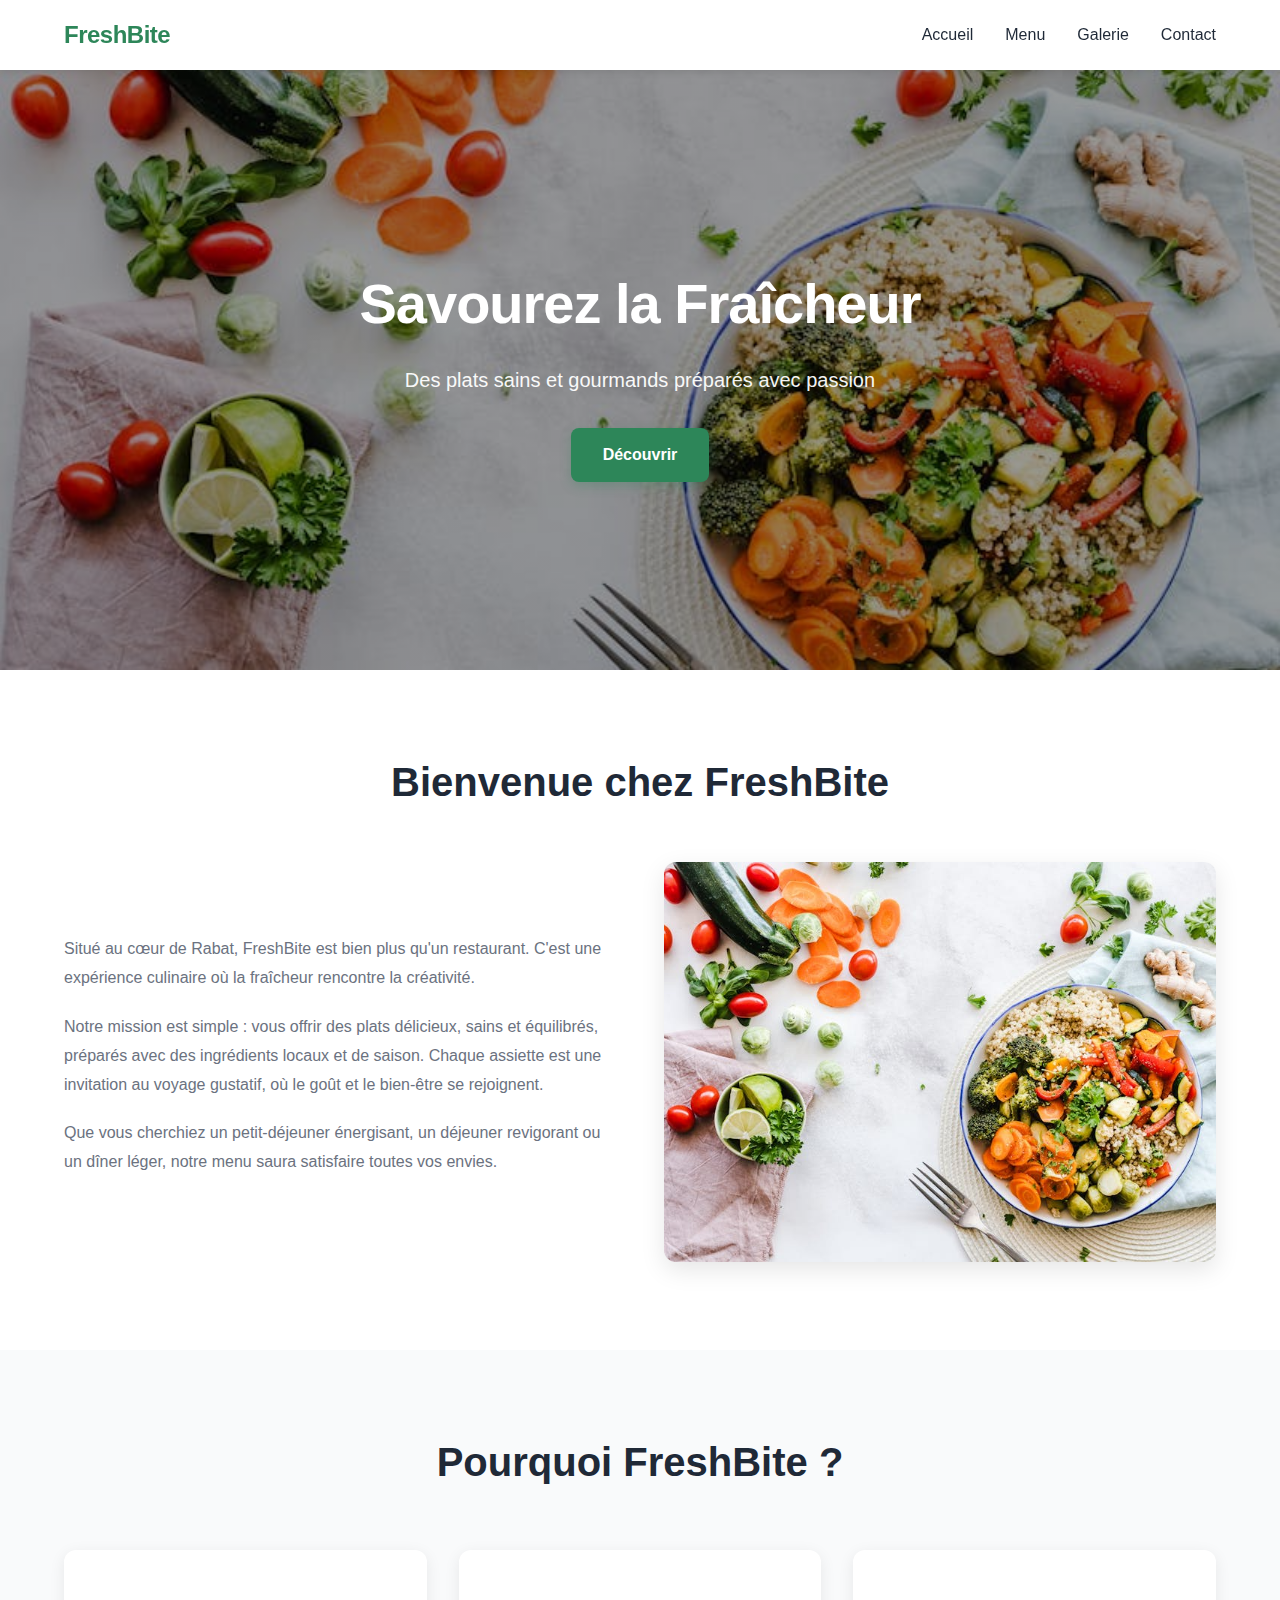
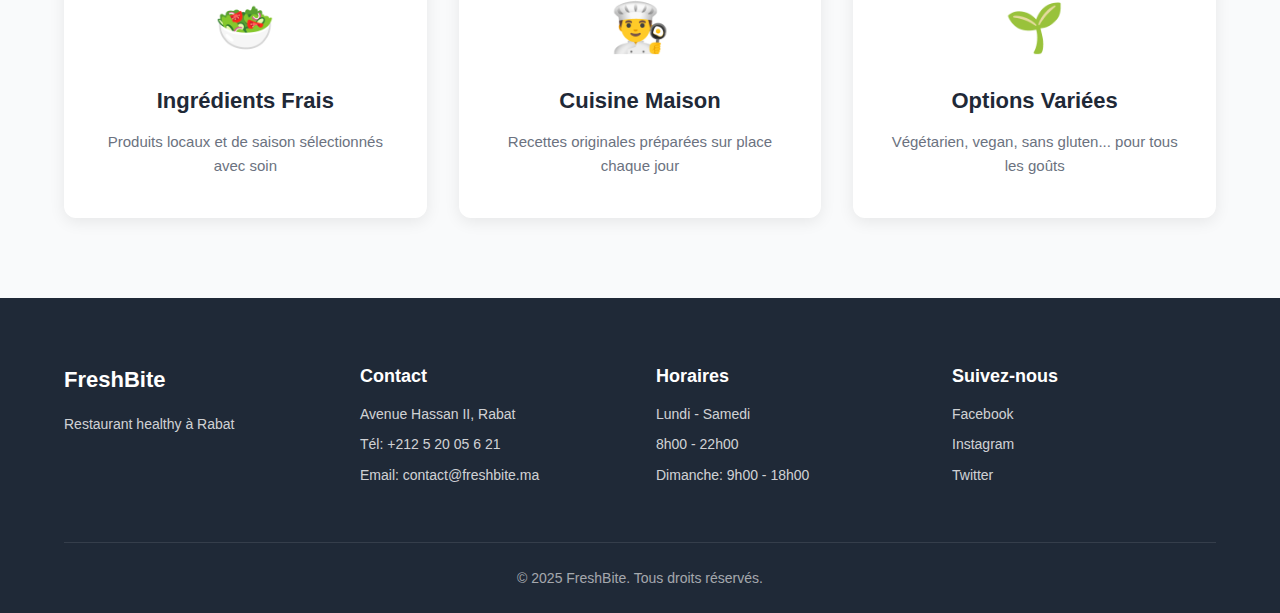
<file: index.html>
<!doctype html>
<html lang="fr">
  <head>
    <meta charset="UTF-8" />
    <link rel="icon" type="image/svg+xml" href="/vite.svg" />
    <meta name="viewport" content="width=device-width, initial-scale=1.0" />
    <title>FreshBite - Restaurant Healthy à Rabat</title>
    <link rel="stylesheet" href="./style.css">
  </head>
  <body>
    <nav class="navbar">
      <div class="nav-container">
        <a href="/" class="logo">FreshBite</a>
        <button class="menu-toggle" aria-label="Toggle menu">
          <span></span>
          <span></span>
          <span></span>
        </button>
        <ul class="nav-menu">
          <li><a href="/">Accueil</a></li>
          <li><a href="/menu.html">Menu</a></li>
          <li><a href="/gallery.html">Galerie</a></li>
          <li><a href="/contact.html">Contact</a></li>
        </ul>
      </div>
    </nav>

    <main>
      <section class="hero">
        <div class="hero-content">
          <h1>Savourez la Fraîcheur</h1>
          <p class="hero-subtitle">Des plats sains et gourmands préparés avec passion</p>
          <a href="#about" class="cta-button">Découvrir</a>
        </div>
      </section>

      <section id="about" class="about">
        <div class="container">
          <h2>Bienvenue chez FreshBite</h2>
          <div class="about-content">
            <div class="about-text">
              <p>
                Situé au cœur de Rabat, FreshBite est bien plus qu'un restaurant.
                C'est une expérience culinaire où la fraîcheur rencontre la créativité.
              </p>
              <p>
                Notre mission est simple : vous offrir des plats délicieux, sains et équilibrés,
                préparés avec des ingrédients locaux et de saison. Chaque assiette est une
                invitation au voyage gustatif, où le goût et le bien-être se rejoignent.
              </p>
              <p>
                Que vous cherchiez un petit-déjeuner énergisant, un déjeuner revigorant
                ou un dîner léger, notre menu saura satisfaire toutes vos envies.
              </p>
            </div>
            <div class="about-image">
              <img src="background.jpeg" alt="Restaurant FreshBite">
            </div>
          </div>
        </div>
      </section>

      <section class="features">
        <div class="container">
          <h2>Pourquoi FreshBite ?</h2>
          <div class="features-grid">
            <div class="feature-card">
              <div class="feature-icon">🥗</div>
              <h3>Ingrédients Frais</h3>
              <p>Produits locaux et de saison sélectionnés avec soin</p>
            </div>
            <div class="feature-card">
              <div class="feature-icon">👨‍🍳</div>
              <h3>Cuisine Maison</h3>
              <p>Recettes originales préparées sur place chaque jour</p>
            </div>
            <div class="feature-card">
              <div class="feature-icon">🌱</div>
              <h3>Options Variées</h3>
              <p>Végétarien, vegan, sans gluten... pour tous les goûts</p>
            </div>
          </div>
        </div>
      </section>
    </main>

    <footer class="footer">
      <div class="container">
        <div class="footer-content">
          <div class="footer-section">
            <h3>FreshBite</h3>
            <p>Restaurant healthy à Rabat</p>
          </div>
          <div class="footer-section">
            <h4>Contact</h4>
            <p>Avenue Hassan II, Rabat</p>
            <p>Tél: +212 5 20 05 6 21</p>
            <p>Email: contact@freshbite.ma</p>
          </div>
          <div class="footer-section">
            <h4>Horaires</h4>
            <p>Lundi - Samedi</p>
            <p>8h00 - 22h00</p>
            <p>Dimanche: 9h00 - 18h00</p>
          </div>
          <div class="footer-section">
            <h4>Suivez-nous</h4>
            <div class="social-links">
              <a href="#" aria-label="Facebook">Facebook</a>
              <a href="#" aria-label="Instagram">Instagram</a>
              <a href="#" aria-label="Twitter">Twitter</a>
            </div>
          </div>
        </div>
        <div class="footer-bottom">
          <p>&copy; 2025 FreshBite. Tous droits réservés.</p>
        </div>
      </div>
    </footer>

    <script type="module" src="/script.js"></script>
  </body>
</html>
</file>
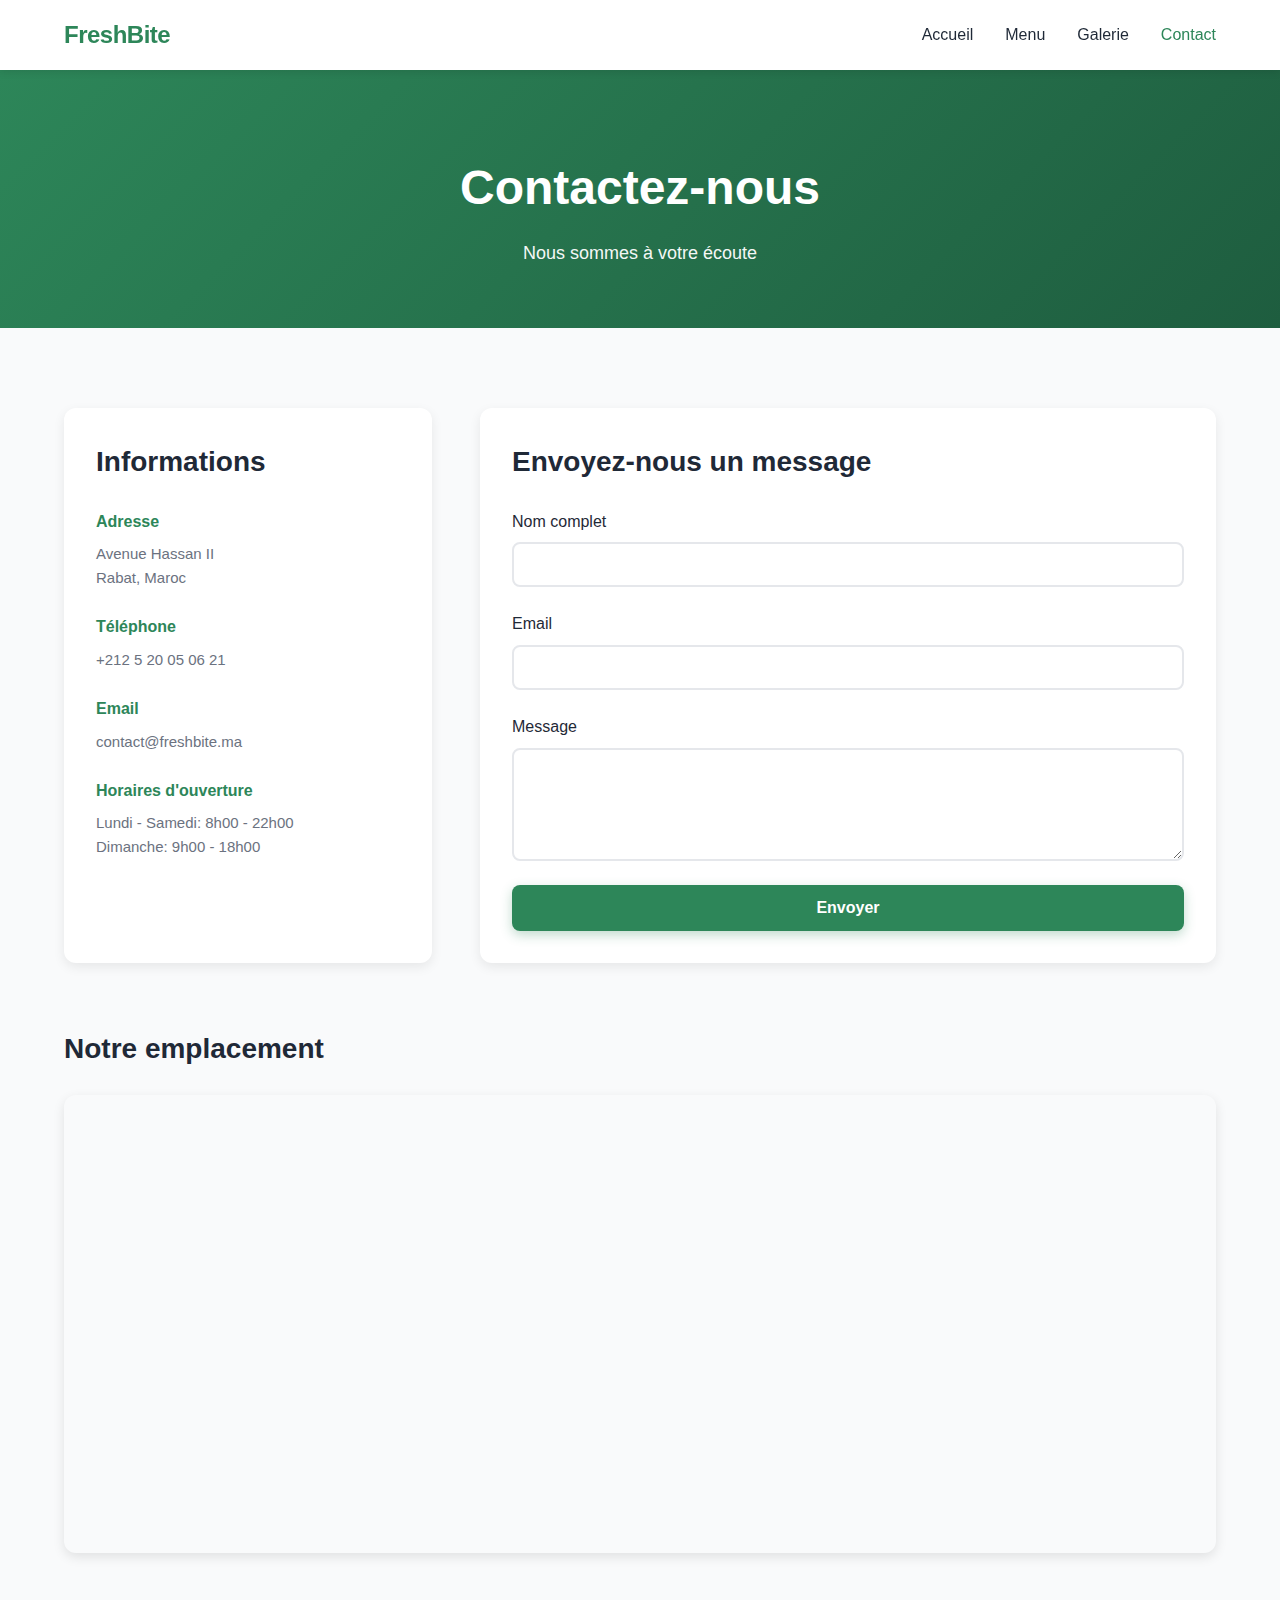
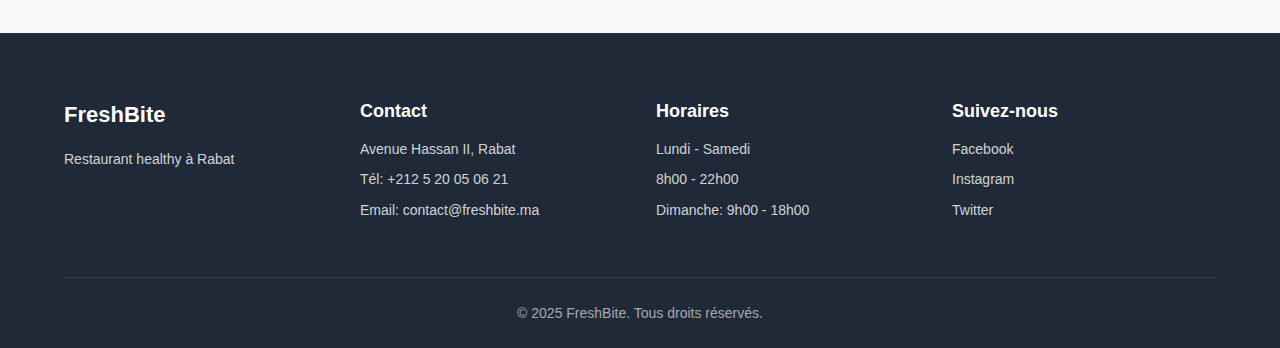
<file: contact.html>
<!doctype html>
<html lang="fr">
  <head>
    <meta charset="UTF-8" />
    <link rel="icon" type="image/svg+xml" href="/vite.svg" />
    <meta name="viewport" content="width=device-width, initial-scale=1.0" />
    <title>Contact - FreshBite</title>
    <link rel="stylesheet" href="./style.css">
  </head>
  <body>
    <nav class="navbar">
      <div class="nav-container">
        <a href="/" class="logo">FreshBite</a>
        <button class="menu-toggle" aria-label="Toggle menu">
          <span></span>
          <span></span>
          <span></span>
        </button>
        <ul class="nav-menu">
          <li><a href="/">Accueil</a></li>
          <li><a href="/menu.html">Menu</a></li>
          <li><a href="/gallery.html">Galerie</a></li>
          <li><a href="/contact.html" class="active">Contact</a></li>
        </ul>
      </div>
    </nav>

    <main>
      <section class="page-header">
        <div class="container">
          <h1>Contactez-nous</h1>
          <p>Nous sommes à votre écoute</p>
        </div>
      </section>

      <section class="contact-section">
        <div class="container">
          <div class="contact-content">
            <div class="contact-info">
              <h2>Informations</h2>
              <div class="info-item">
                <h3>Adresse</h3>
                <p>Avenue Hassan II<br>Rabat, Maroc</p>
              </div>
              <div class="info-item">
                <h3>Téléphone</h3>
                <p>+212 5 20 05 06 21</p>
              </div>
              <div class="info-item">
                <h3>Email</h3>
                <p>contact@freshbite.ma</p>
              </div>
              <div class="info-item">
                <h3>Horaires d'ouverture</h3>
                <p>Lundi - Samedi: 8h00 - 22h00<br>Dimanche: 9h00 - 18h00</p>
              </div>
            </div>

            <div class="contact-form-wrapper">
              <h2>Envoyez-nous un message</h2>
              <form id="contactForm" class="contact-form" novalidate>
                <div class="form-group">
                  <label for="name">Nom complet</label>
                  <input type="text" id="name" name="name" required>
                  <span class="error-message" id="nameError"></span>
                </div>

                <div class="form-group">
                  <label for="email">Email</label>
                  <input type="email" id="email" name="email" required>
                  <span class="error-message" id="emailError"></span>
                </div>

                <div class="form-group">
                  <label for="message">Message</label>
                  <textarea id="message" name="message" rows="5" required></textarea>
                  <span class="error-message" id="messageError"></span>
                </div>

                <button type="submit" class="submit-button">Envoyer</button>

                <div class="success-message" id="successMessage">
                  Votre message a été envoyé avec succès ! Nous vous répondrons dans les plus brefs délais.
                </div>
              </form>
            </div>
          </div>

          <div class="map-container">
            <h2>Notre emplacement</h2>
            <div class="map-wrapper">
              <iframe
                src="https://www.google.com/maps/embed?pb=!1m18!1m12!1m3!1d26575.15164096925!2d-6.849813!3d33.971588!2m3!1f0!2f0!3f0!3m2!1i1024!2i768!4f13.1!3m3!1m2!1s0xda76b871f50c5c1%3A0x7ac946ed7408076b!2sRabat!5e0!3m2!1sfr!2sma!4v1234567890"
                width="100%"
                height="450"
                style="border:0;"
                allowfullscreen=""
                loading="lazy"
                referrerpolicy="no-referrer-when-downgrade">
              </iframe>
            </div>
          </div>
        </div>
      </section>
    </main>

    <footer class="footer">
      <div class="container">
        <div class="footer-content">
          <div class="footer-section">
            <h3>FreshBite</h3>
            <p>Restaurant healthy à Rabat</p>
          </div>
          <div class="footer-section">
            <h4>Contact</h4>
            <p>Avenue Hassan II, Rabat</p>
            <p>Tél: +212 5 20 05 06 21</p>
            <p>Email: contact@freshbite.ma</p>
          </div>
          <div class="footer-section">
            <h4>Horaires</h4>
            <p>Lundi - Samedi</p>
            <p>8h00 - 22h00</p>
            <p>Dimanche: 9h00 - 18h00</p>
          </div>
          <div class="footer-section">
            <h4>Suivez-nous</h4>
            <div class="social-links">
              <a href="#" aria-label="Facebook">Facebook</a>
              <a href="#" aria-label="Instagram">Instagram</a>
              <a href="#" aria-label="Twitter">Twitter</a>
            </div>
          </div>
        </div>
        <div class="footer-bottom">
          <p>&copy; 2025 FreshBite. Tous droits réservés.</p>
        </div>
      </div>
    </footer>

    <script type="module" src="/script.js"></script>
  </body>
</html>
</file>
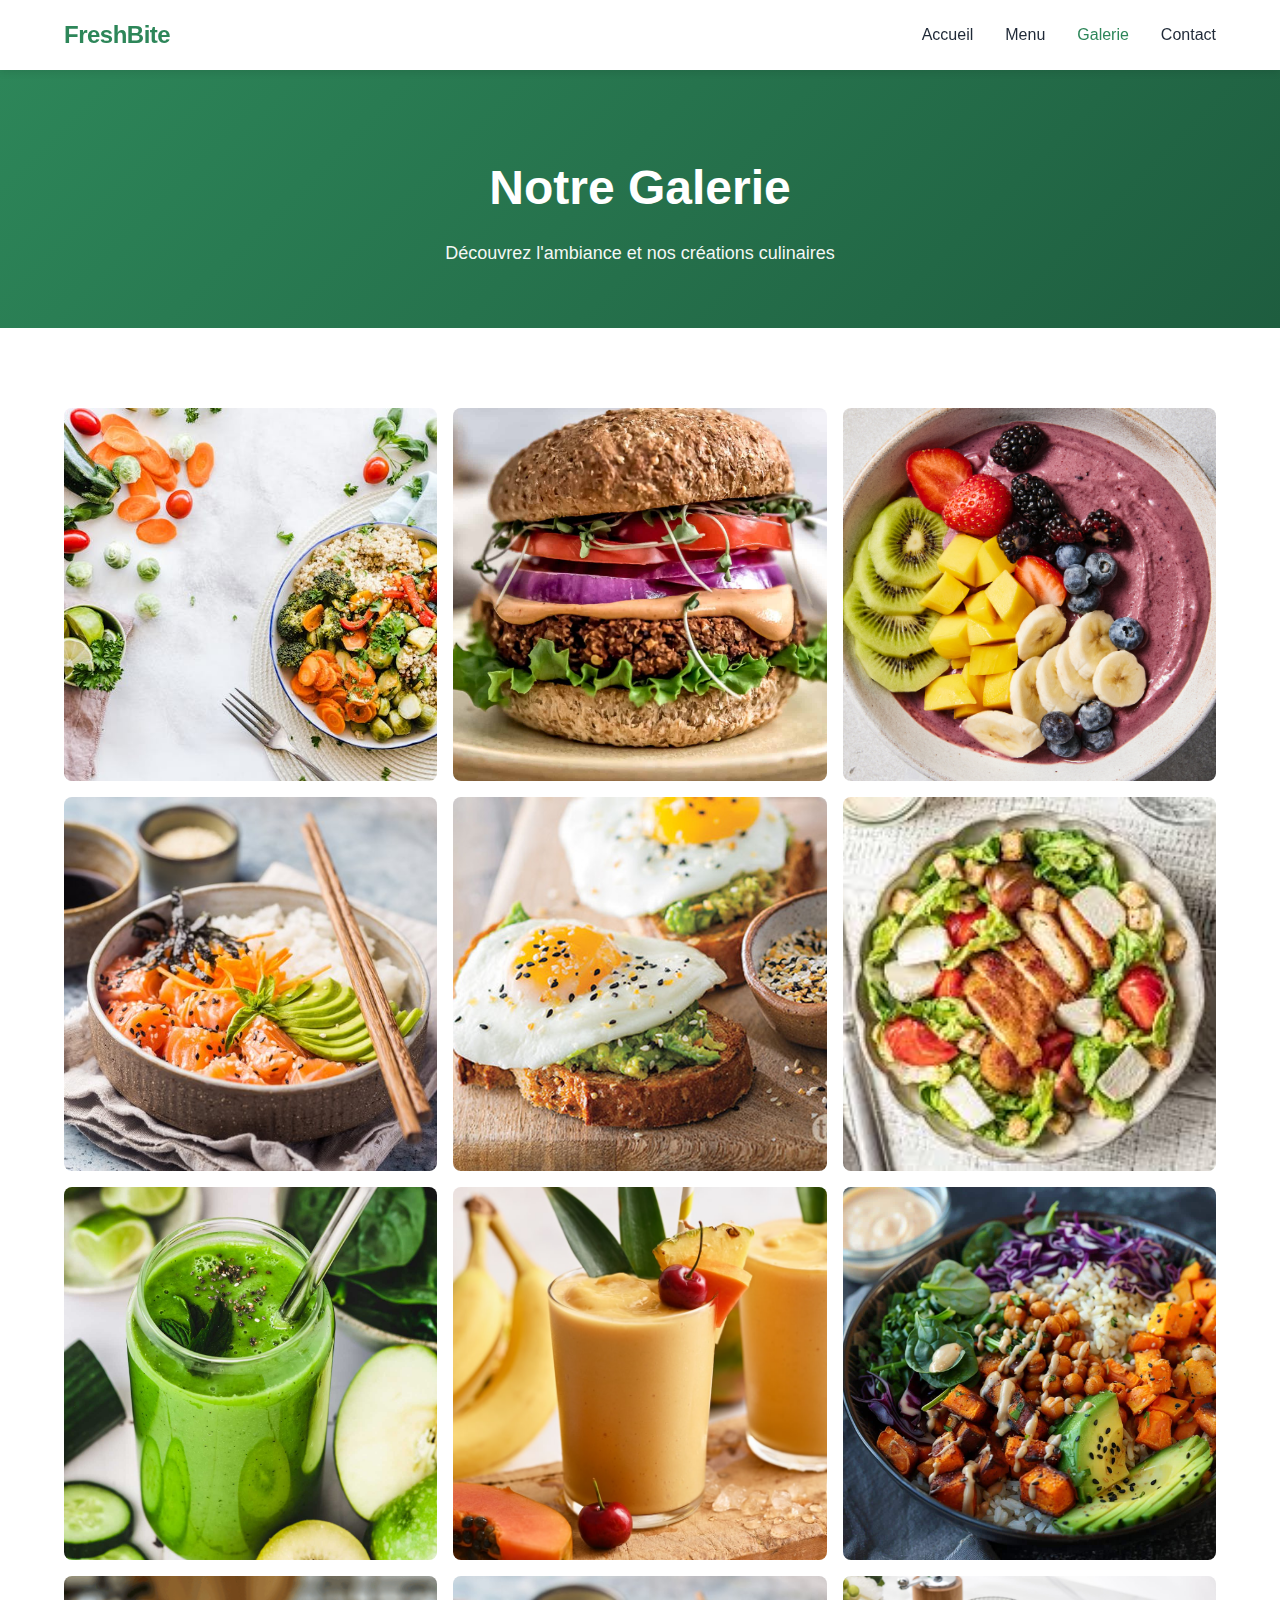
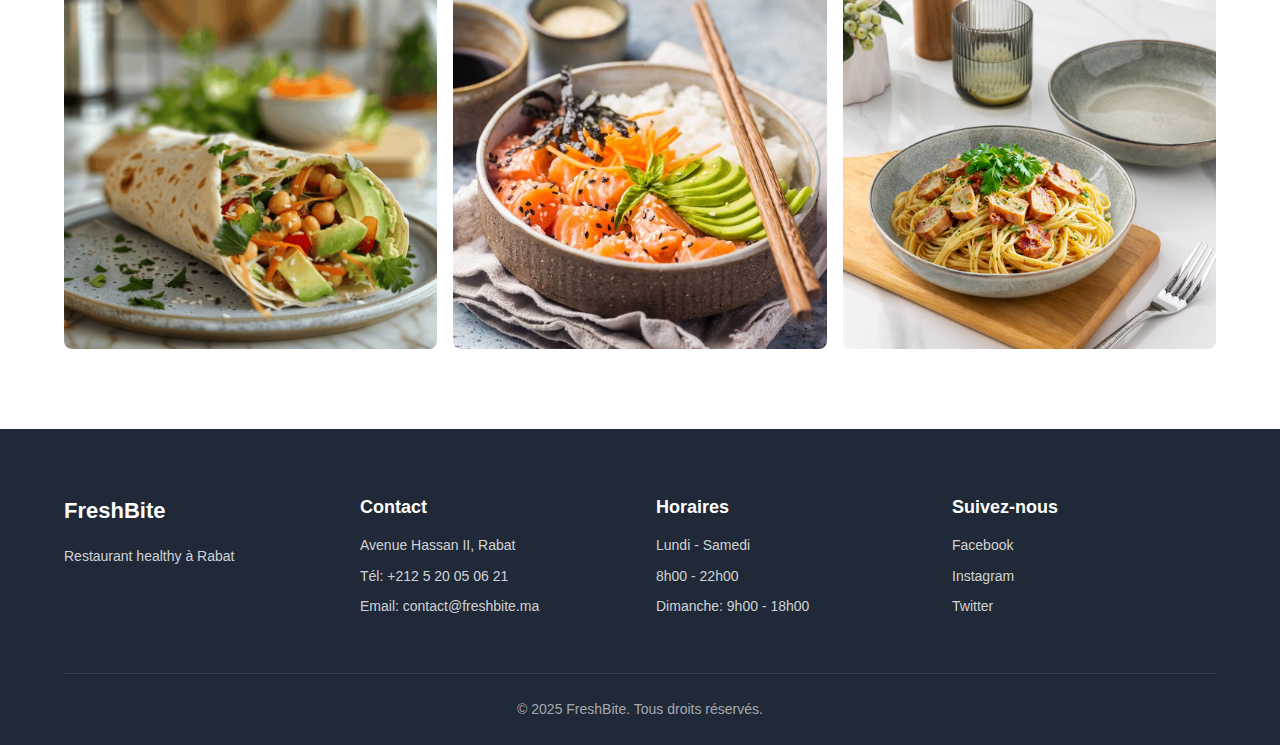
<file: gallery.html>
<!doctype html>
<html lang="fr">
  <head>
    <meta charset="UTF-8" />
    <link rel="icon" type="image/svg+xml" href="/vite.svg" />
    <meta name="viewport" content="width=device-width, initial-scale=1.0" />
    <title>Galerie - FreshBite</title>
    <link rel="stylesheet" href="./style.css">
  </head>
  <body>
    <nav class="navbar">
      <div class="nav-container">
        <a href="/" class="logo">FreshBite</a>
        <button class="menu-toggle" aria-label="Toggle menu">
          <span></span>
          <span></span>
          <span></span>
        </button>
        <ul class="nav-menu">
          <li><a href="/">Accueil</a></li>
          <li><a href="/menu.html">Menu</a></li>
          <li><a href="/gallery.html" class="active">Galerie</a></li>
          <li><a href="/contact.html">Contact</a></li>
        </ul>
      </div>
    </nav>

    <main>
      <section class="page-header">
        <div class="container">
          <h1>Notre Galerie</h1>
          <p>Découvrez l'ambiance et nos créations culinaires</p>
        </div>
      </section>

      <section class="gallery-section">
        <div class="container">
          <div class="gallery-grid">
            <div class="gallery-item">
              <img src="background.jpeg" alt="Intérieur du restaurant">
              <div class="gallery-overlay">
                <p>Notre espace accueillant</p>
              </div>
            </div>
            <div class="gallery-item">
              <img src="burger helty.jpg" alt="Buddha Bowl">
              <div class="gallery-overlay">
                <p>Buddha Bowl maison</p>
              </div>
            </div>
            <div class="gallery-item">
              <img src="Acai-Bowl.jpg" alt="Bowl Açaí">
              <div class="gallery-overlay">
                <p>Bowl Açaí énergisant</p>
              </div>
            </div>
            <div class="gallery-item">
              <img src="poke bowl.jpg" alt="Poke Bowl">
              <div class="gallery-overlay">
                <p>Poke Bowl saumon frais</p>
              </div>
            </div>
            <div class="gallery-item">
              <img src="Avocado Toast.jpg" alt="Avocado Toast">
              <div class="gallery-overlay">
                <p>Avocado Toast gourmand</p>
              </div>
            </div>
            <div class="gallery-item">
              <img src="Salade César.jpeg" alt="Salade fraîche">
              <div class="gallery-overlay">
                <p>Salades colorées</p>
              </div>
            </div>
            <div class="gallery-item">
              <img src="dutox.jpg" alt="Jus frais">
              <div class="gallery-overlay">
                <p>Jus détox naturels</p>
              </div>
            </div>
            <div class="gallery-item">
              <img src="Tropical-Smoothie.jpg" alt="Smoothies">
              <div class="gallery-overlay">
                <p>Smoothies tropicaux</p>
              </div>
            </div>
            <div class="gallery-item">
              <img src="buddha-bowl-recipe.jpg" alt="Plat principal">
              <div class="gallery-overlay">
                <p>Plats équilibrés</p>
              </div>
            </div>
            <div class="gallery-item">
              <img src="wrap-vegetarien-healthy-768x768.png" alt="Wraps">
              <div class="gallery-overlay">
                <p>Wraps végétariens</p>
              </div>
            </div>
            <div class="gallery-item">
              <img src="Poke Bowl Saumon.jpg" alt="Petit déjeuner">
              <div class="gallery-overlay">
                <p>Petit déjeuner sain</p>
              </div>
            </div>
            <div class="gallery-item">
              <img src="Pasta Bowl.jpg" alt="Burger healthy">
              <div class="gallery-overlay">
                <p>Burger végétal</p>
              </div>
            </div>
          </div>
        </div>
      </section>
    </main>

    <footer class="footer">
      <div class="container">
        <div class="footer-content">
          <div class="footer-section">
            <h3>FreshBite</h3>
            <p>Restaurant healthy à Rabat</p>
          </div>
          <div class="footer-section">
            <h4>Contact</h4>
            <p>Avenue Hassan II, Rabat</p>
            <p>Tél: +212 5 20 05 06 21</p>
            <p>Email: contact@freshbite.ma</p>
          </div>
          <div class="footer-section">
            <h4>Horaires</h4>
            <p>Lundi - Samedi</p>
            <p>8h00 - 22h00</p>
            <p>Dimanche: 9h00 - 18h00</p>
          </div>
          <div class="footer-section">
            <h4>Suivez-nous</h4>
            <div class="social-links">
              <a href="#" aria-label="Facebook">Facebook</a>
              <a href="#" aria-label="Instagram">Instagram</a>
              <a href="#" aria-label="Twitter">Twitter</a>
            </div>
          </div>
        </div>
        <div class="footer-bottom">
          <p>&copy; 2025 FreshBite. Tous droits réservés.</p>
        </div>
      </div>
    </footer>

    <script type="module" src="/script.js"></script>
  </body>
</html>
</file>
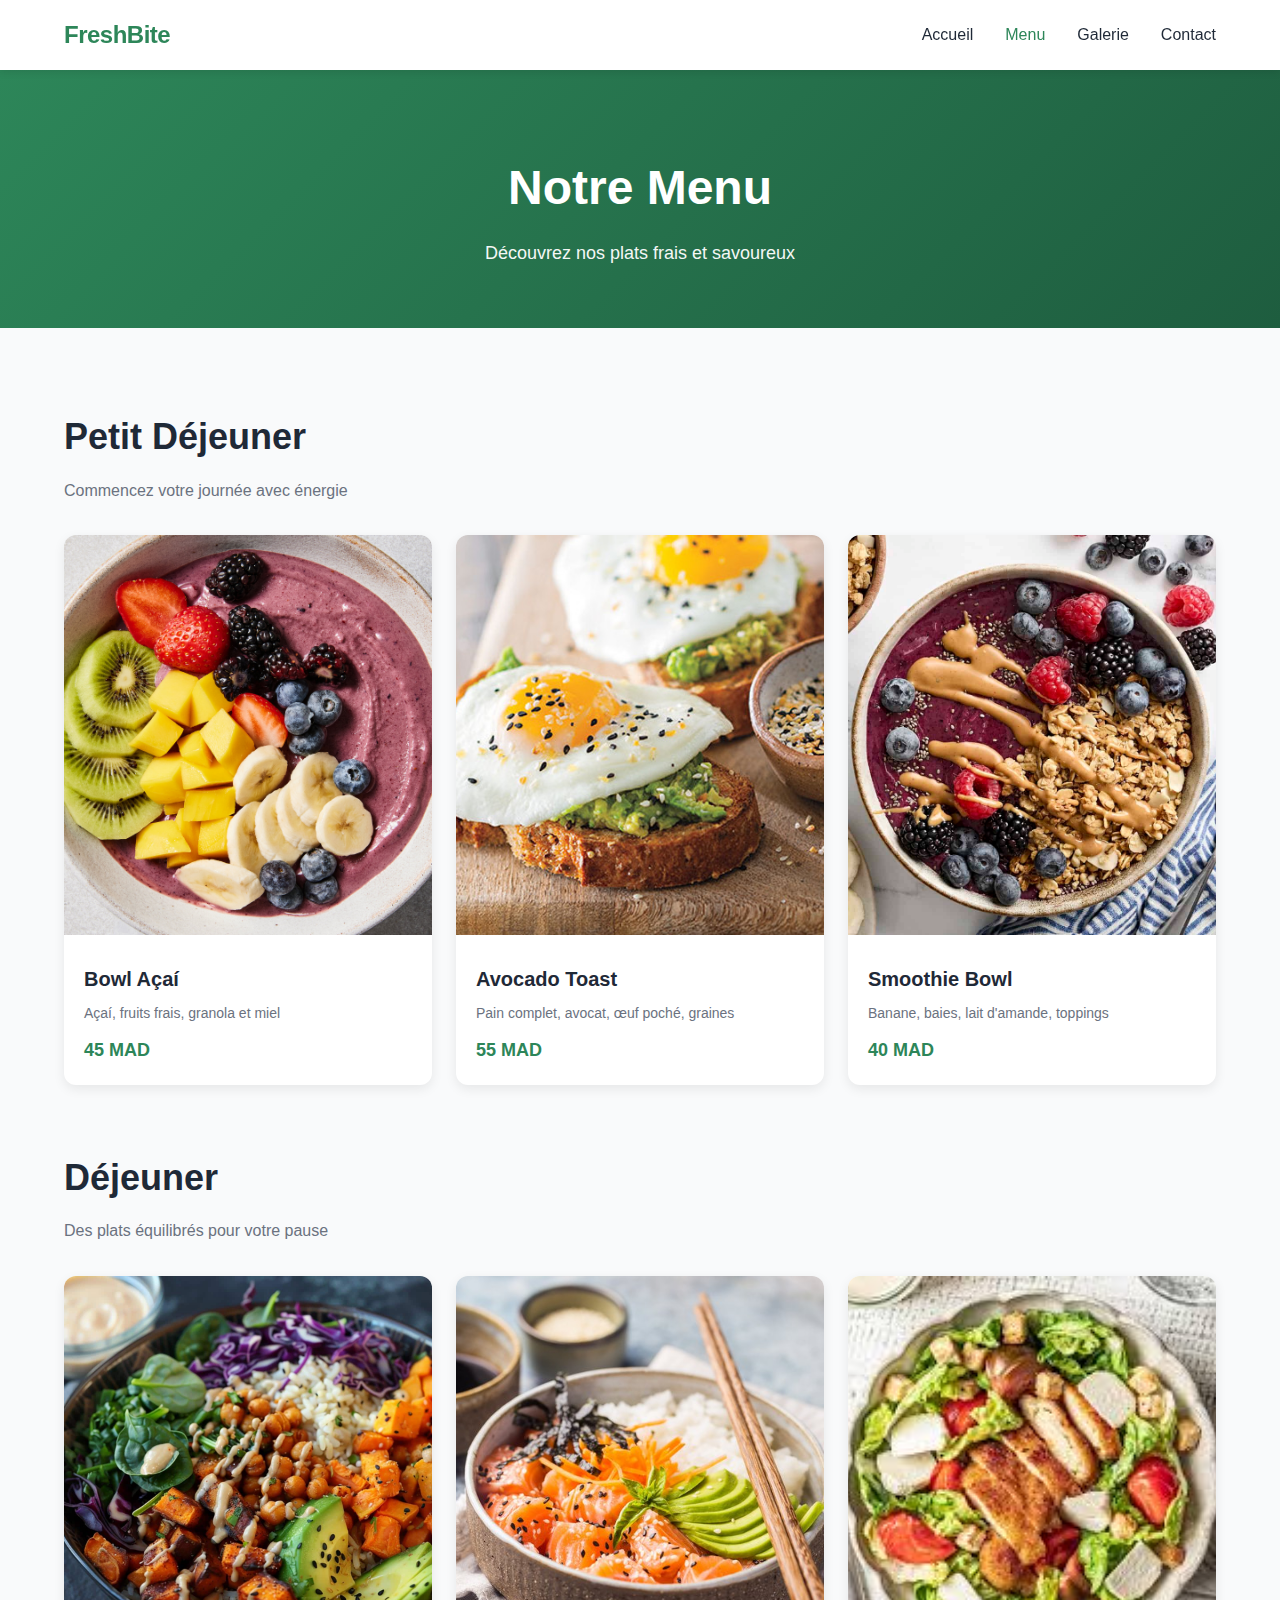
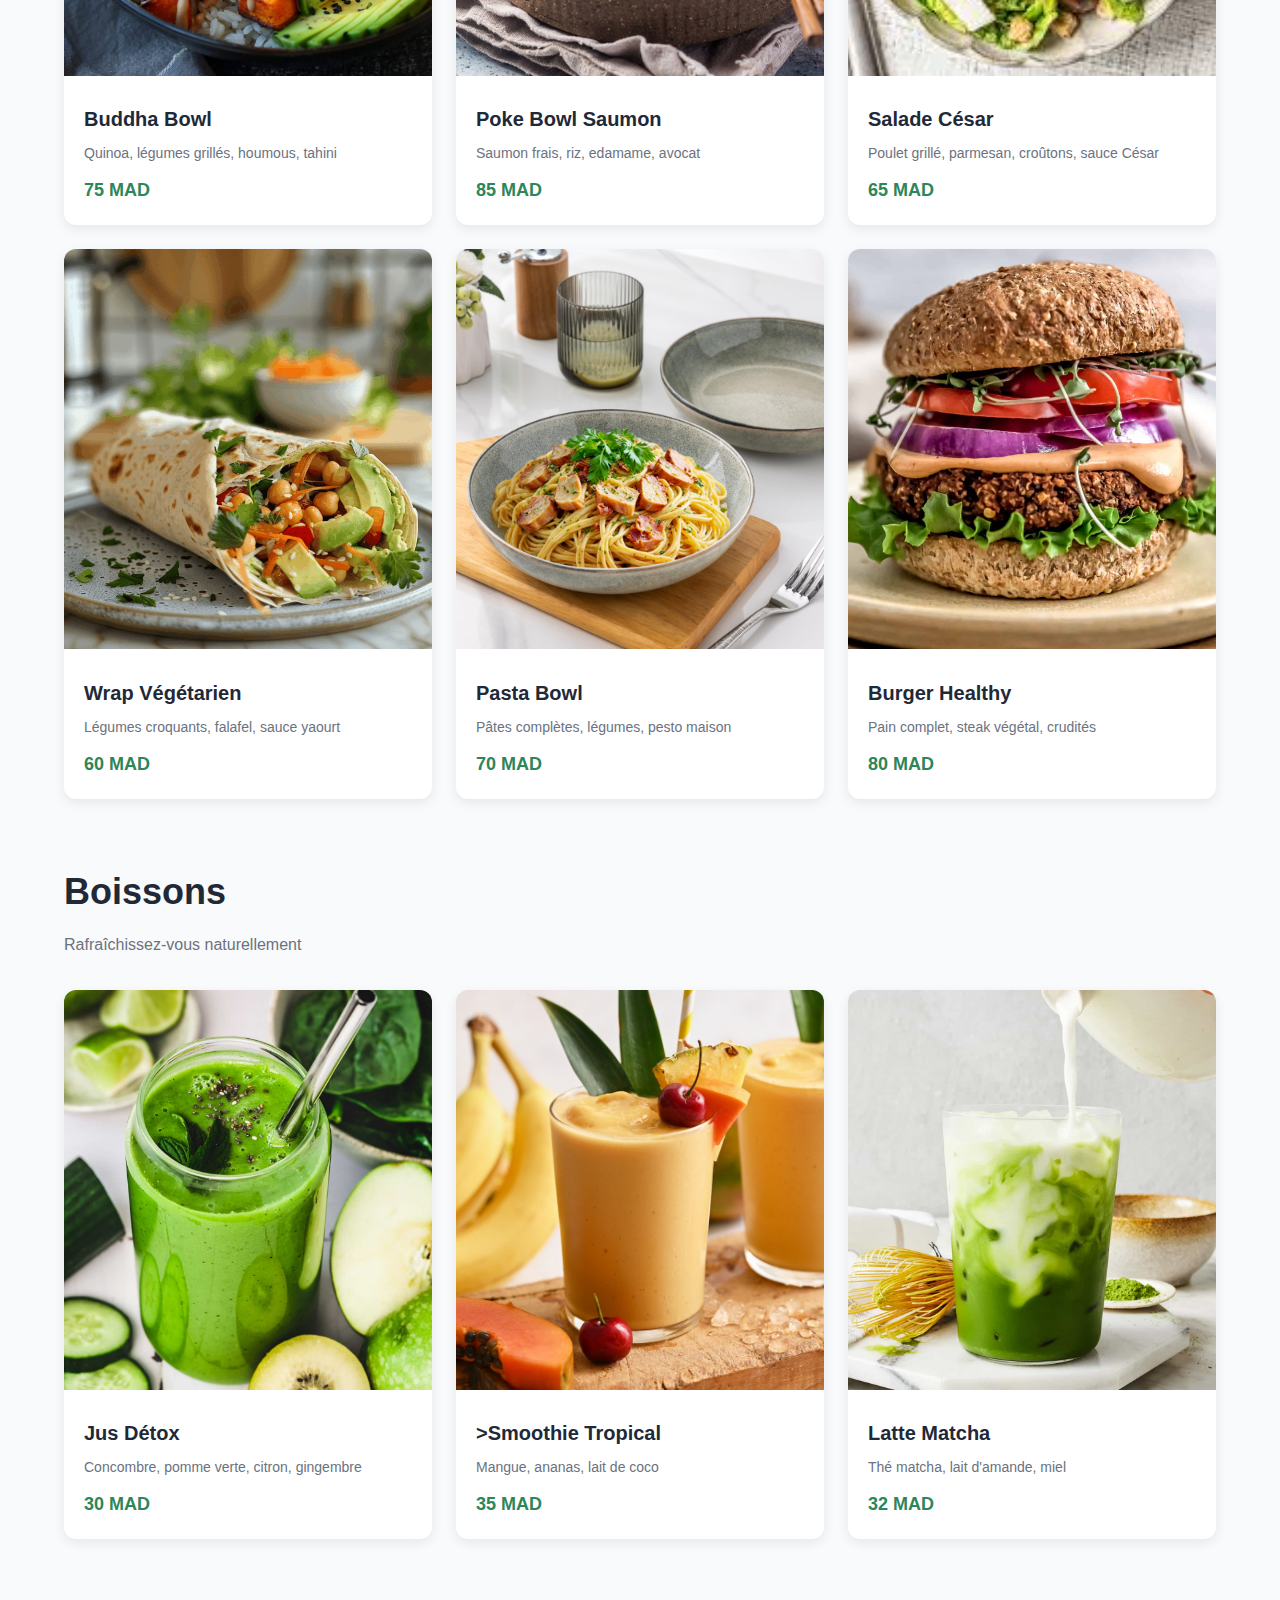
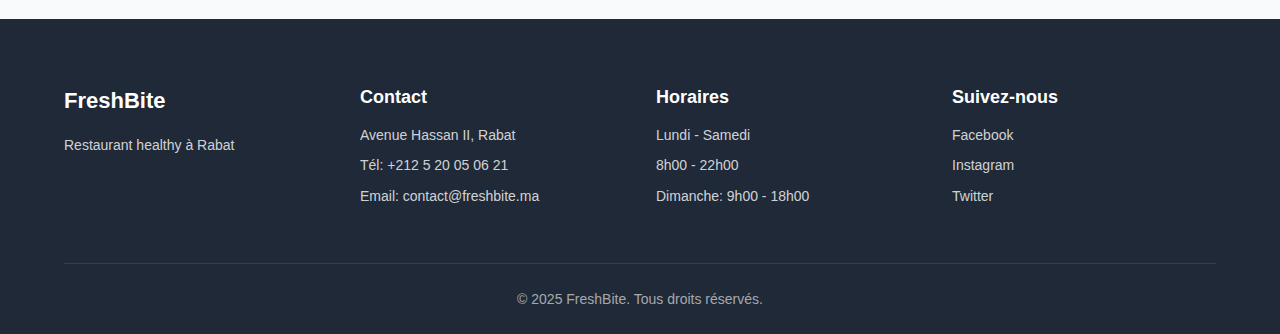
<file: menu.html>
<!doctype html>
<html lang="fr">
  <head>
    <meta charset="UTF-8" />
    <link rel="icon" type="image/svg+xml" href="/vite.svg" />
    <meta name="viewport" content="width=device-width, initial-scale=1.0" />
    <title>Menu - FreshBite</title>
    <link rel="stylesheet" href="./style.css">
  </head>
  <body>
    <nav class="navbar">
      <div class="nav-container">
        <a href="/" class="logo">FreshBite</a>
        <button class="menu-toggle" aria-label="Toggle menu">
          <span></span>
          <span></span>
          <span></span>
        </button>
        <ul class="nav-menu">
          <li><a href="/">Accueil</a></li>
          <li><a href="/menu.html" class="active">Menu</a></li>
          <li><a href="/gallery.html">Galerie</a></li>
          <li><a href="/contact.html">Contact</a></li>
        </ul>
      </div>
    </nav>

    <main>
      <section class="page-header">
        <div class="container">
          <h1>Notre Menu</h1>
          <p>Découvrez nos plats frais et savoureux</p>
        </div>
      </section>

      <section class="menu-section">
        <div class="container">
          <div class="menu-category">
            <h2>Petit Déjeuner</h2>
            <p class="category-description">Commencez votre journée avec énergie</p>
            <div class="menu-grid">
              <div class="menu-card">
                <img src="Acai-Bowl.jpg" alt="Bowl Açaí">
                <div class="menu-card-content">
                  <h3>Bowl Açaí</h3>
                  <p>Açaí, fruits frais, granola et miel</p>
                  <span class="price">45 MAD</span>
                </div>
              </div>
              <div class="menu-card">
                <img src="Avocado Toast.jpg" alt="Avocado Toast">
                <div class="menu-card-content">
                  <h3>Avocado Toast</h3>
                  <p>Pain complet, avocat, œuf poché, graines</p>
                  <span class="price">55 MAD</span>
                </div>
              </div>
              <div class="menu-card">
                <img src="Smoothie-Bowl-Overhead.jpg" alt="Smoothie Bowl">
                <div class="menu-card-content">
                  <h3>Smoothie Bowl</h3>
                  <p>Banane, baies, lait d'amande, toppings</p>
                  <span class="price">40 MAD</span>
                </div>
              </div>
            </div>
          </div>

          <div class="menu-category">
            <h2>Déjeuner</h2>
            <p class="category-description">Des plats équilibrés pour votre pause</p>
            <div class="menu-grid">
              <div class="menu-card">
                <img src="buddha-bowl-recipe.jpg" alt="Buddha Bowl">
                <div class="menu-card-content">
                  <h3>Buddha Bowl</h3>
                  <p>Quinoa, légumes grillés, houmous, tahini</p>
                  <span class="price">75 MAD</span>
                </div>
              </div>
              <div class="menu-card">
                <img src="Poke Bowl Saumon.jpg" alt="Poke Bowl Saumon">
                <div class="menu-card-content">
                  <h3>Poke Bowl Saumon</h3>
                  <p>Saumon frais, riz, edamame, avocat</p>
                  <span class="price">85 MAD</span>
                </div>
              </div>
              <div class="menu-card">
                <img src="Salade César.jpeg" alt="Salade César">
                <div class="menu-card-content">
                  <h3>Salade César</h3>
                  <p>Poulet grillé, parmesan, croûtons, sauce César</p>
                  <span class="price">65 MAD</span>
                </div>
              </div>
              <div class="menu-card">
                <img src="wrap-vegetarien-healthy-768x768.png" alt="Wrap Végétarien">
                <div class="menu-card-content">
                  <h3>Wrap Végétarien</h3>
                  <p>Légumes croquants, falafel, sauce yaourt</p>
                  <span class="price">60 MAD</span>
                </div>
              </div>
              <div class="menu-card">
                <img src="Pasta Bowl.jpg" alt="Pasta Bowl">
                <div class="menu-card-content">
                  <h3>Pasta Bowl</h3>
                  <p>Pâtes complètes, légumes, pesto maison</p>
                  <span class="price">70 MAD</span>
                </div>
              </div>
              <div class="menu-card">
                <img src="burger helty.jpg" alt="Burger Healthy">
                <div class="menu-card-content">
                  <h3>Burger Healthy</h3>
                  <p>Pain complet, steak végétal, crudités</p>
                  <span class="price">80 MAD</span>
                </div>
              </div>
            </div>
          </div>

          <div class="menu-category">
            <h2>Boissons</h2>
            <p class="category-description">Rafraîchissez-vous naturellement</p>
            <div class="menu-grid">
              <div class="menu-card">
                <img src="dutox.jpg" alt="Jus Détox">
                <div class="menu-card-content">
                  <h3>Jus Détox</h3>
                  <p>Concombre, pomme verte, citron, gingembre</p>
                  <span class="price">30 MAD</span>
                </div>
              </div>
              <div class="menu-card">
                <img src="Tropical-Smoothie.jpg" alt="Smoothie Tropical">
                <div class="menu-card-content">
                  <h3>>Smoothie Tropical</h3>
                  <p>Mangue, ananas, lait de coco</p>
                  <span class="price">35 MAD</span>
                </div>
              </div>
              <div class="menu-card">
                <img src="iced-matcha-latte.jpg" alt="Latte Matcha">
                <div class="menu-card-content">
                  <h3>Latte Matcha</h3>
                  <p>Thé matcha, lait d'amande, miel</p>
                  <span class="price">32 MAD</span>
                </div>
              </div>
            </div>
          </div>
        </div>
      </section>
    </main>

    <footer class="footer">
      <div class="container">
        <div class="footer-content">
          <div class="footer-section">
            <h3>FreshBite</h3>
            <p>Restaurant healthy à Rabat</p>
          </div>
          <div class="footer-section">
            <h4>Contact</h4>
            <p>Avenue Hassan II, Rabat</p>
            <p>Tél: +212 5 20 05 06 21</p>
            <p>Email: contact@freshbite.ma</p>
          </div>
          <div class="footer-section">
            <h4>Horaires</h4>
            <p>Lundi - Samedi</p>
            <p>8h00 - 22h00</p>
            <p>Dimanche: 9h00 - 18h00</p>
          </div>
          <div class="footer-section">
            <h4>Suivez-nous</h4>
            <div class="social-links">
              <a href="#" aria-label="Facebook">Facebook</a>
              <a href="#" aria-label="Instagram">Instagram</a>
              <a href="#" aria-label="Twitter">Twitter</a>
            </div>
          </div>
        </div>
        <div class="footer-bottom">
          <p>&copy; 2025 FreshBite. Tous droits réservés.</p>
        </div>
      </div>
    </footer>

    <script type="module" src="/script.js"></script>
  </body>
</html>
</file>
<file: style.css>
* {
  margin: 0;
  padding: 0;
  box-sizing: border-box;
}

:root {
  --primary-color: #2d8659;
  --primary-dark: #1e5d3f;
  --secondary-color: #f59e0b;
  --text-dark: #1f2937;
  --text-light: #6b7280;
  --bg-light: #f9fafb;
  --white: #ffffff;
  --border-color: #e5e7eb;
  --error-color: #ef4444;
  --success-color: #10b981;
}

html {
  scroll-behavior: smooth;
}

body {
  font-family: 'Segoe UI', Tahoma, Geneva, Verdana, sans-serif;
  line-height: 1.6;
  color: var(--text-dark);
  background-color: var(--white);
}

.container {
  max-width: 1200px;
  margin: 0 auto;
  padding: 0 24px;
}

.navbar {
  background-color: var(--white);
  box-shadow: 0 2px 8px rgba(0, 0, 0, 0.1);
  position: sticky;
  top: 0;
  z-index: 1000;
}

.nav-container {
  max-width: 1200px;
  margin: 0 auto;
  padding: 16px 24px;
  display: flex;
  justify-content: space-between;
  align-items: center;
}

.logo {
  font-size: 24px;
  font-weight: 700;
  color: var(--primary-color);
  text-decoration: none;
  letter-spacing: -0.5px;
}

.nav-menu {
  display: flex;
  list-style: none;
  gap: 32px;
}

.nav-menu a {
  color: var(--text-dark);
  text-decoration: none;
  font-weight: 500;
  transition: color 0.3s ease;
  padding: 8px 0;
}

.nav-menu a:hover,
.nav-menu a.active {
  color: var(--primary-color);
}

.menu-toggle {
  display: none;
  flex-direction: column;
  background: none;
  border: none;
  cursor: pointer;
  padding: 8px;
}

.menu-toggle span {
  width: 24px;
  height: 3px;
  background-color: var(--text-dark);
  margin: 3px 0;
  transition: 0.3s;
  border-radius: 2px;
}

.hero {
  height: 600px;
  background: linear-gradient(rgba(0, 0, 0, 0.4), rgba(0, 0, 0, 0.4)),
    url('background.jpeg') center/cover;
  display: flex;
  align-items: center;
  justify-content: center;
  text-align: center;
  color: var(--white);
}

.hero-content h1 {
  font-size: 56px;
  font-weight: 700;
  margin-bottom: 16px;
  letter-spacing: -1px;
}

.hero-subtitle {
  font-size: 20px;
  margin-bottom: 32px;
  opacity: 0.95;
}

.cta-button {
  display: inline-block;
  background-color: var(--primary-color);
  color: var(--white);
  padding: 14px 32px;
  text-decoration: none;
  border-radius: 8px;
  font-weight: 600;
  transition: all 0.3s ease;
  box-shadow: 0 4px 12px rgba(45, 134, 89, 0.3);
}

.cta-button:hover {
  background-color: var(--primary-dark);
  transform: translateY(-2px);
  box-shadow: 0 6px 16px rgba(45, 134, 89, 0.4);
}

.about {
  padding: 80px 0;
  background-color: var(--white);
}

.about h2 {
  font-size: 40px;
  text-align: center;
  margin-bottom: 48px;
  color: var(--text-dark);
}

.about-content {
  display: grid;
  grid-template-columns: 1fr 1fr;
  gap: 48px;
  align-items: center;
}

.about-text p {
  margin-bottom: 20px;
  color: var(--text-light);
  font-size: 16px;
  line-height: 1.8;
}

.about-image img {
  width: 100%;
  height: 400px;
  object-fit: cover;
  border-radius: 12px;
  box-shadow: 0 8px 24px rgba(0, 0, 0, 0.1);
}

.features {
  padding: 80px 0;
  background-color: var(--bg-light);
}

.features h2 {
  font-size: 40px;
  text-align: center;
  margin-bottom: 56px;
  color: var(--text-dark);
}

.features-grid {
  display: grid;
  grid-template-columns: repeat(3, 1fr);
  gap: 32px;
}

.feature-card {
  background-color: var(--white);
  padding: 40px 32px;
  text-align: center;
  border-radius: 12px;
  box-shadow: 0 4px 16px rgba(0, 0, 0, 0.08);
  transition: transform 0.3s ease, box-shadow 0.3s ease;
}

.feature-card:hover {
  transform: translateY(-4px);
  box-shadow: 0 8px 24px rgba(0, 0, 0, 0.12);
}

.feature-icon {
  font-size: 48px;
  margin-bottom: 16px;
}

.feature-card h3 {
  font-size: 22px;
  margin-bottom: 12px;
  color: var(--text-dark);
}

.feature-card p {
  color: var(--text-light);
  font-size: 15px;
  line-height: 1.6;
}

.page-header {
  background: linear-gradient(135deg, var(--primary-color), var(--primary-dark));
  color: var(--white);
  padding: 80px 0 60px;
  text-align: center;
}

.page-header h1 {
  font-size: 48px;
  margin-bottom: 12px;
}

.page-header p {
  font-size: 18px;
  opacity: 0.95;
}

.menu-section {
  padding: 80px 0;
  background-color: var(--bg-light);
}

.menu-category {
  margin-bottom: 64px;
}

.menu-category:last-child {
  margin-bottom: 0;
}

.menu-category h2 {
  font-size: 36px;
  margin-bottom: 12px;
  color: var(--text-dark);
}

.category-description {
  color: var(--text-light);
  font-size: 16px;
  margin-bottom: 32px;
}

.menu-grid {
  display: grid;
  grid-template-columns: repeat(auto-fill, minmax(300px, 1fr));
  gap: 24px;
}

.menu-card {
  background-color: var(--white);
  border-radius: 12px;
  overflow: hidden;
  box-shadow: 0 4px 12px rgba(0, 0, 0, 0.08);
  transition: transform 0.3s ease, box-shadow 0.3s ease;
}

.menu-card:hover {
  transform: translateY(-4px);
  box-shadow: 0 8px 20px rgba(0, 0, 0, 0.12);
}

.menu-card img {
  width: 100%;
  height: 400px;
  object-fit: cover;
}

.menu-card-content {
  padding: 20px;
}

.menu-card h3 {
  font-size: 20px;
  margin-bottom: 8px;
  color: var(--text-dark);
}

.menu-card p {
  color: var(--text-light);
  font-size: 14px;
  margin-bottom: 12px;
  line-height: 1.5;
}

.price {
  display: inline-block;
  font-size: 18px;
  font-weight: 700;
  color: var(--primary-color);
}

.gallery-section {
  padding: 80px 0;
  background-color: var(--white);
}

.gallery-grid {
  display: grid;
  grid-template-columns: repeat(auto-fill, minmax(300px, 1fr));
  gap: 16px;
}

.gallery-item {
  position: relative;
  overflow: hidden;
  border-radius: 8px;
  aspect-ratio: 1;
  cursor: pointer;
}

.gallery-item img {
  width: 100%;
  height: 100%;
  object-fit: cover;
  transition: transform 0.4s ease;
}

.gallery-overlay {
  position: absolute;
  bottom: 0;
  left: 0;
  right: 0;
  background: linear-gradient(to top, rgba(0, 0, 0, 0.8), transparent);
  padding: 24px 16px 16px;
  transform: translateY(100%);
  transition: transform 0.3s ease;
}

.gallery-overlay p {
  color: var(--white);
  font-size: 16px;
  font-weight: 500;
  margin: 0;
}

.gallery-item:hover img {
  transform: scale(1.1);
}

.gallery-item:hover .gallery-overlay {
  transform: translateY(0);
}

.contact-section {
  padding: 80px 0;
  background-color: var(--bg-light);
}

.contact-content {
  display: grid;
  grid-template-columns: 1fr 2fr;
  gap: 48px;
  margin-bottom: 64px;
}

.contact-info {
  background-color: var(--white);
  padding: 32px;
  border-radius: 12px;
  box-shadow: 0 4px 12px rgba(0, 0, 0, 0.08);
}

.contact-info h2 {
  font-size: 28px;
  margin-bottom: 24px;
  color: var(--text-dark);
}

.info-item {
  margin-bottom: 24px;
}

.info-item:last-child {
  margin-bottom: 0;
}

.info-item h3 {
  font-size: 16px;
  font-weight: 600;
  color: var(--primary-color);
  margin-bottom: 8px;
}

.info-item p {
  color: var(--text-light);
  font-size: 15px;
  line-height: 1.6;
}

.contact-form-wrapper {
  background-color: var(--white);
  padding: 32px;
  border-radius: 12px;
  box-shadow: 0 4px 12px rgba(0, 0, 0, 0.08);
}

.contact-form-wrapper h2 {
  font-size: 28px;
  margin-bottom: 24px;
  color: var(--text-dark);
}

.contact-form {
  display: flex;
  flex-direction: column;
  gap: 24px;
}

.form-group {
  display: flex;
  flex-direction: column;
}

.form-group label {
  font-weight: 500;
  margin-bottom: 8px;
  color: var(--text-dark);
}

.form-group input,
.form-group textarea {
  padding: 12px;
  border: 2px solid var(--border-color);
  border-radius: 8px;
  font-size: 15px;
  font-family: inherit;
  transition: border-color 0.3s ease;
}

.form-group input:focus,
.form-group textarea:focus {
  outline: none;
  border-color: var(--primary-color);
}

.form-group input.error,
.form-group textarea.error {
  border-color: var(--error-color);
}

.error-message {
  color: var(--error-color);
  font-size: 14px;
  margin-top: 4px;
  display: none;
}

.error-message.visible {
  display: block;
}

.submit-button {
  background-color: var(--primary-color);
  color: var(--white);
  padding: 14px 32px;
  border: none;
  border-radius: 8px;
  font-size: 16px;
  font-weight: 600;
  cursor: pointer;
  transition: all 0.3s ease;
  box-shadow: 0 4px 12px rgba(45, 134, 89, 0.3);
}

.submit-button:hover {
  background-color: var(--primary-dark);
  transform: translateY(-2px);
  box-shadow: 0 6px 16px rgba(45, 134, 89, 0.4);
}

.success-message {
  background-color: #d1fae5;
  color: var(--success-color);
  padding: 16px;
  border-radius: 8px;
  border-left: 4px solid var(--success-color);
  display: none;
  font-weight: 500;
}

.success-message.visible {
  display: block;
}

.map-container h2 {
  font-size: 28px;
  margin-bottom: 24px;
  color: var(--text-dark);
}

.map-wrapper {
  border-radius: 12px;
  overflow: hidden;
  box-shadow: 0 4px 12px rgba(0, 0, 0, 0.1);
}

.footer {
  background-color: var(--text-dark);
  color: var(--white);
  padding: 64px 0 24px;
}

.footer-content {
  display: grid;
  grid-template-columns: repeat(4, 1fr);
  gap: 32px;
  margin-bottom: 48px;
}

.footer-section h3 {
  font-size: 22px;
  margin-bottom: 16px;
  color: var(--white);
}

.footer-section h4 {
  font-size: 18px;
  margin-bottom: 12px;
  color: var(--white);
}

.footer-section p {
  color: rgba(255, 255, 255, 0.8);
  font-size: 14px;
  margin-bottom: 8px;
  line-height: 1.6;
}

.social-links {
  display: flex;
  flex-direction: column;
  gap: 8px;
}

.social-links a {
  color: rgba(255, 255, 255, 0.8);
  text-decoration: none;
  font-size: 14px;
  transition: color 0.3s ease;
}

.social-links a:hover {
  color: var(--primary-color);
}

.footer-bottom {
  text-align: center;
  padding-top: 24px;
  border-top: 1px solid rgba(255, 255, 255, 0.1);
}

.footer-bottom p {
  color: rgba(255, 255, 255, 0.6);
  font-size: 14px;
}

@media (max-width: 968px) {
  .menu-toggle {
    display: flex;
  }

  .nav-menu {
    position: fixed;
    left: -100%;
    top: 64px;
    flex-direction: column;
    background-color: var(--white);
    width: 100%;
    text-align: center;
    transition: 0.3s;
    box-shadow: 0 10px 27px rgba(0, 0, 0, 0.05);
    padding: 24px 0;
    gap: 0;
  }

  .nav-menu.active {
    left: 0;
  }

  .nav-menu li {
    padding: 16px 0;
  }

  .hero-content h1 {
    font-size: 40px;
  }

  .about-content {
    grid-template-columns: 1fr;
  }

  .features-grid {
    grid-template-columns: 1fr;
  }

  .contact-content {
    grid-template-columns: 1fr;
  }

  .footer-content {
    grid-template-columns: repeat(2, 1fr);
  }

  .gallery-grid {
    grid-template-columns: repeat(auto-fill, minmax(250px, 1fr));
  }
}

@media (max-width: 640px) {
  .hero {
    height: 500px;
  }

  .hero-content h1 {
    font-size: 32px;
  }

  .hero-subtitle {
    font-size: 16px;
  }

  .page-header h1 {
    font-size: 36px;
  }

  .about h2,
  .features h2 {
    font-size: 32px;
  }

  .menu-category h2 {
    font-size: 28px;
  }

  .menu-grid {
    grid-template-columns: 1fr;
  }

  .footer-content {
    grid-template-columns: 1fr;
  }

  .gallery-grid {
    grid-template-columns: 1fr;
  }
}
</file>
